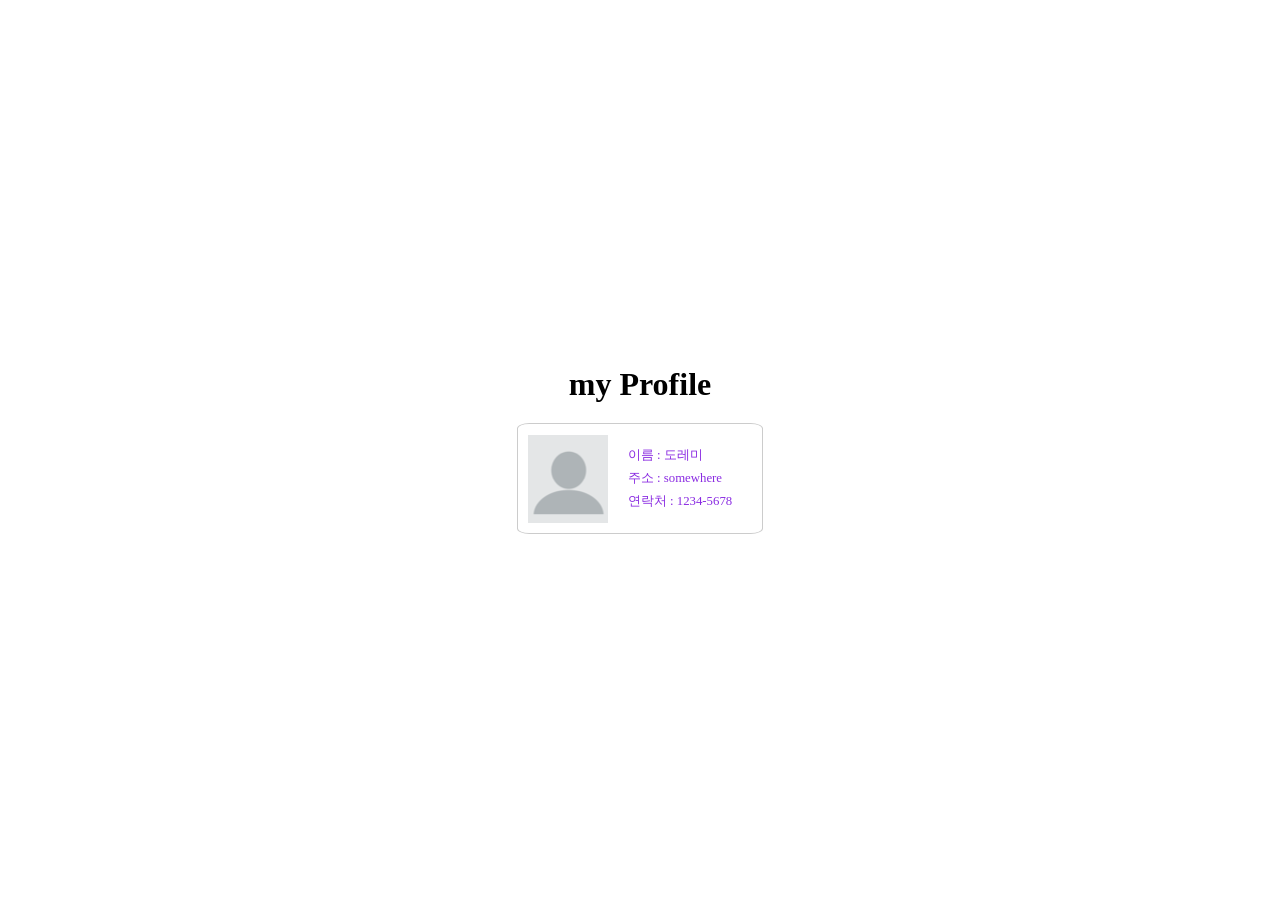
<file: index.html>
<!doctype html>
<html lang="ko">
  <head>
    <meta charset="UTF-8" />
    <meta name="viewport" content="width=device-width, initial-scale=1.0" />
    <link rel="stylesheet" href="./css/main.css" />
    <link rel="stylesheet" href="./css/style.css" />
    <!-- <link rel="stylesheet" href="./css/reset.css" /> -->
    <title>my Profile</title>
  </head>
  <body>
    <h1>my Profile</h1>
    <div id="profile">
      <img src="./images/pf.png" alt="도레미" />
      <div id="desc">
        <p class="user name">이름 : 도레미</p>
        <p class="user">주소 : somewhere</p>
        <p class="user">연락처 : 1234-5678</p>
      </div>
    </div>
    <script src="./js/index.js"></script>
  </body>
</html>
</file>
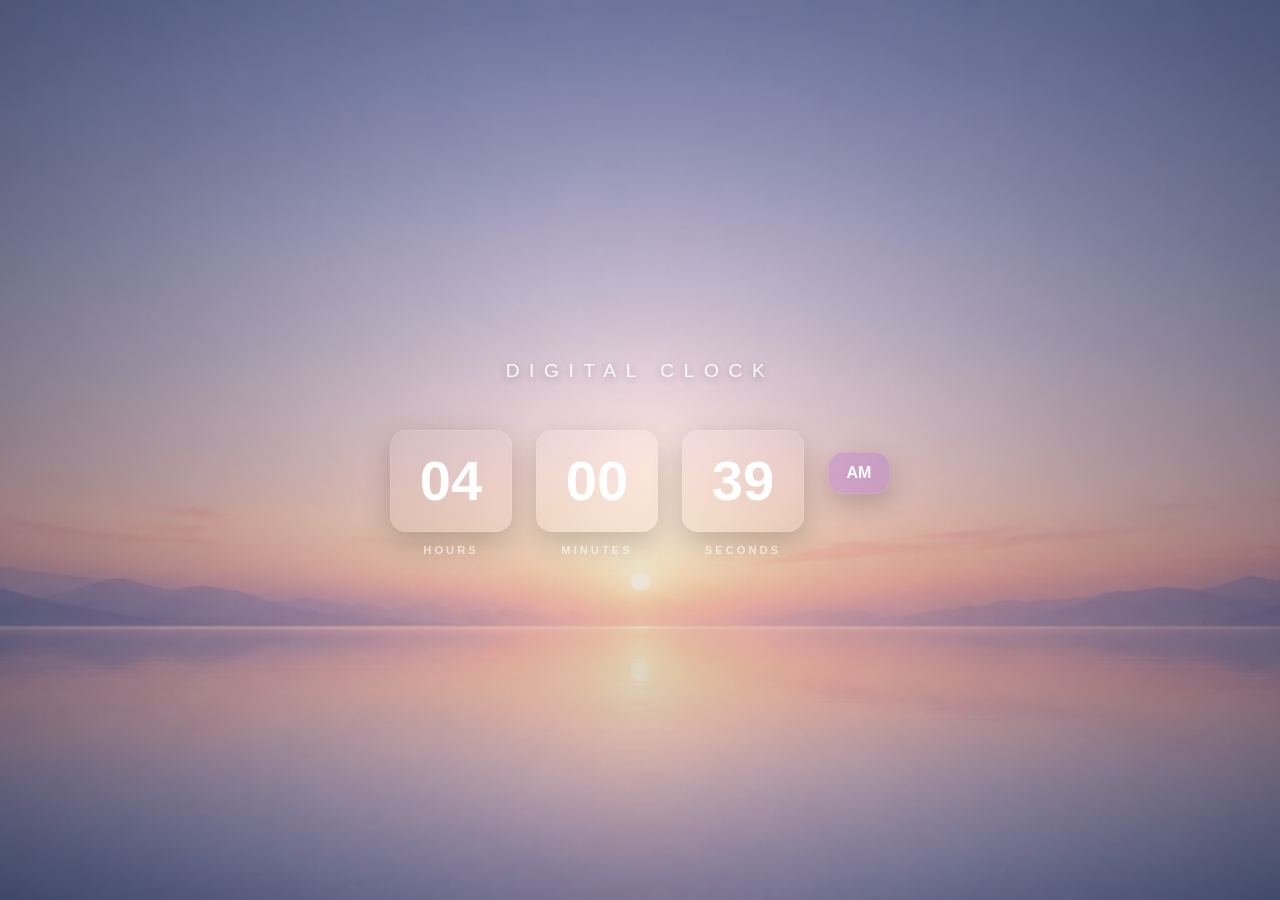
<file: index4.html>
<!doctype html>
<html lang="ko">
  <head>
    <meta charset="UTF-8" />
    <meta name="viewport" content="width=device-width, initial-scale=1.0" />
    <!-- <link rel="stylesheet" href="./css/main.css" /> -->
    <link rel="stylesheet" href="./css/style4.css" />
    <!-- <link rel="stylesheet" href="./css/reset.css" /> -->
    <title>디지털 시계</title>
  </head>

  <body>
    <h2>Digital Clock</h2>
    <div class="clock">
      <div>
        <span id="hour">00</span>
        <span class="text">Hours</span>
      </div>
      <div>
        <span id="minutes">00</span>
        <span class="text">minutes</span>
      </div>
      <div>
        <span id="seconds">00</span>
        <span class="text">seconds</span>
      </div>
      <div>
        <span id="ampm">AM</span>
      </div>
    </div>

    <script src="./js/index4.js"></script>
  </body>
</html>
</file>
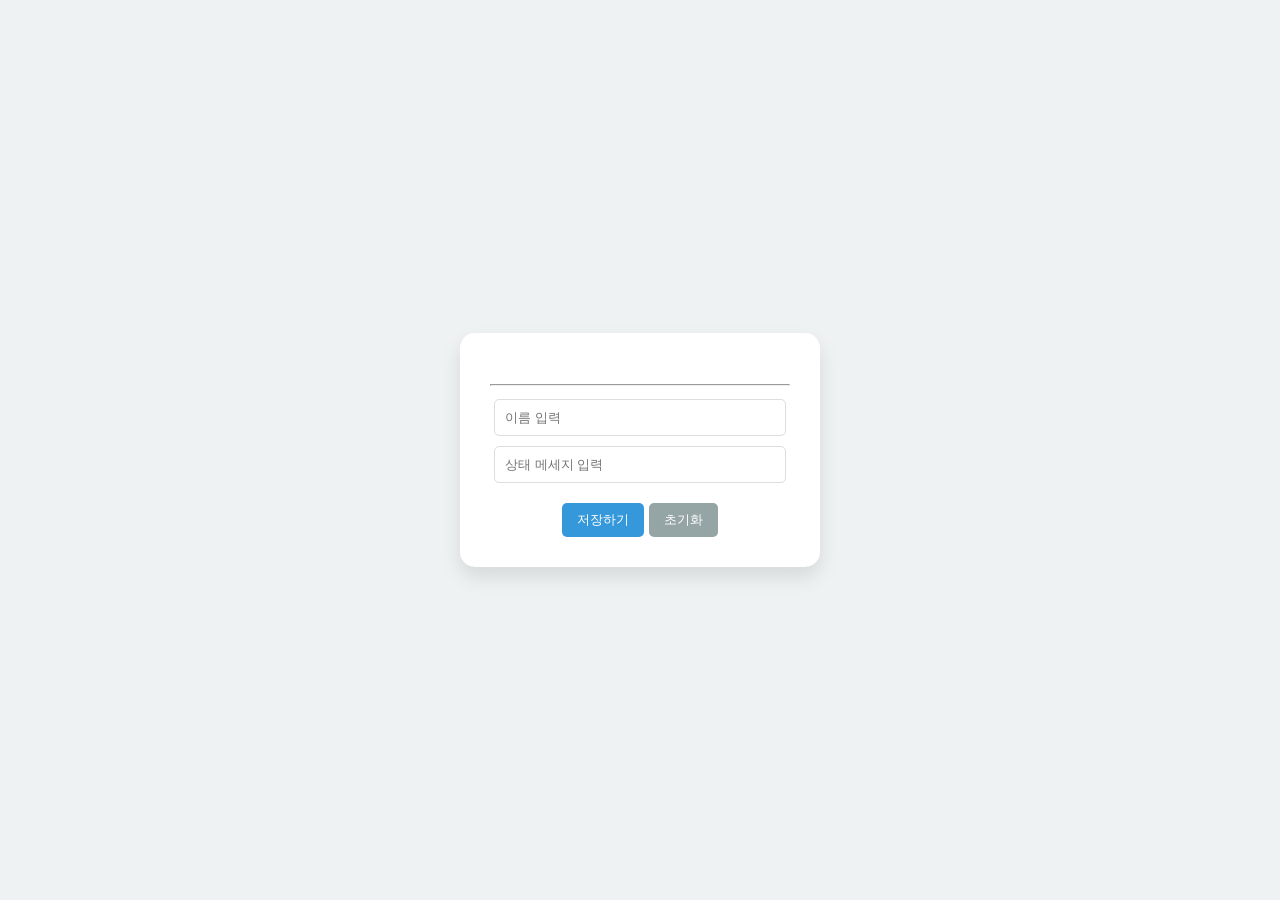
<file: index5.html>
<!doctype html>
<html lang="ko">
  <head>
    <meta charset="UTF-8" />
    <meta name="viewport" content="width=device-width, initial-scale=1.0" />
    <!-- <link rel="stylesheet" href="./css/main.css" /> -->
    <link rel="stylesheet" href="./css/style5.css" />
    <!-- <link rel="stylesheet" href="./css/reset.css" /> -->
    <title>프로필 기억하기</title>
  </head>

  <body>
    <div class="profile-card">
      <h1 id="display-name">이름 없음</h1>
      <p id="display-msg">상태 메세지를 입력하세요</p>
      <hr />
      <input type="text" id="name-input" placeholder="이름 입력" />
      <input type="text" id="msg-input" placeholder="상태 메세지 입력" />
      <div class="btn-group">
        <button id="save-btn">저장하기</button>
        <button id="clear-btn">초기화</button>
      </div>
    </div>

    <script src="./js/index5.js"></script>
  </body>
</html>
</file>
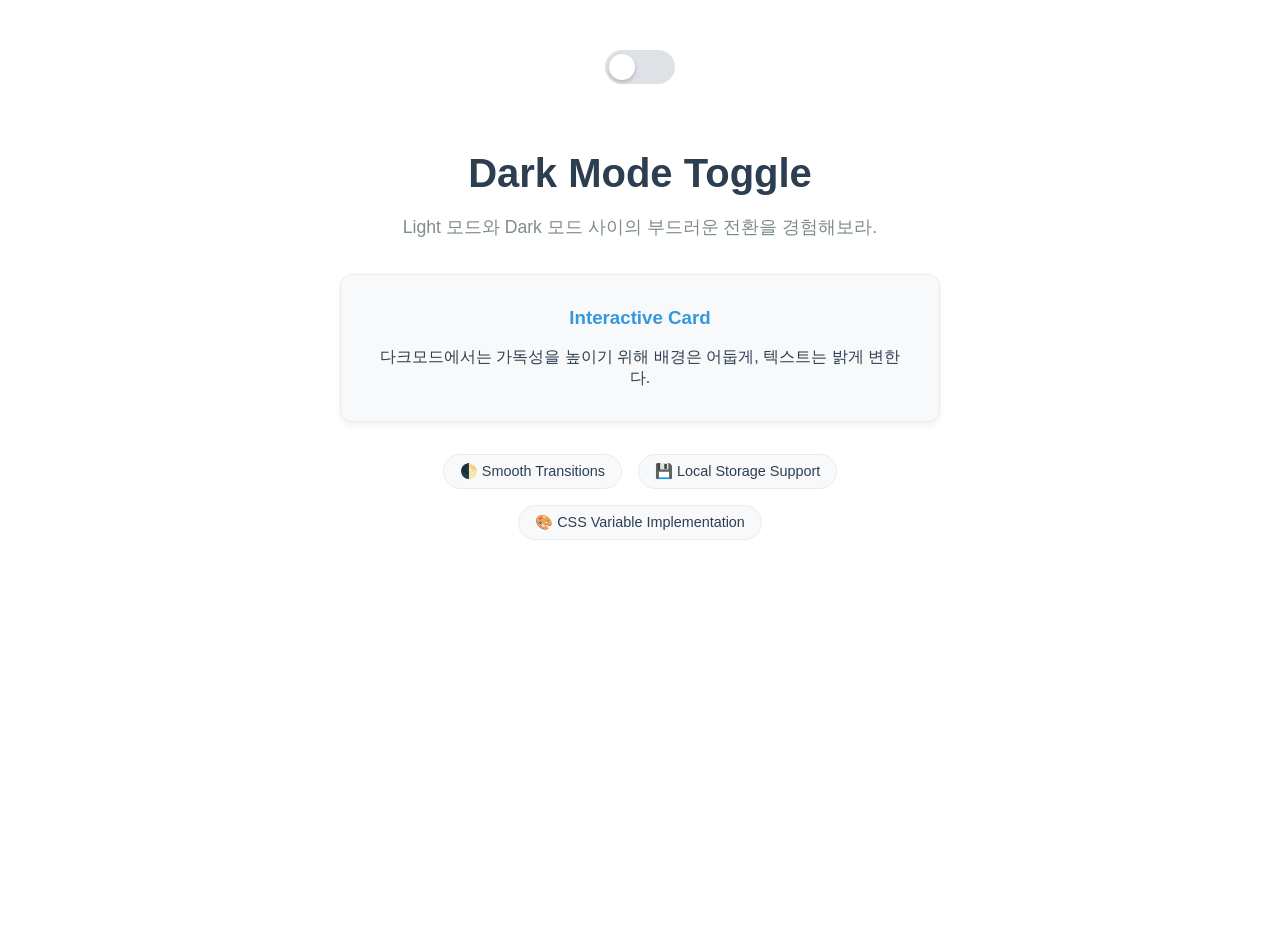
<file: index6.html>
<!doctype html>
<html lang="ko">
  <head>
    <meta charset="UTF-8" />
    <meta name="viewport" content="width=device-width, initial-scale=1.0" />
    <!-- <link rel="stylesheet" href="./css/main.css" /> -->
    <link rel="stylesheet" href="./css/style6.css" />
    <!-- <link rel="stylesheet" href="./css/reset.css" /> -->
    <title>Dark Mode Toggle</title>
  </head>

  <body>
    <!-- 1. 체크박스: 실제로 클릭되는 데이터 모델 (화면에서는 숨김) -->
    <input type="checkbox" id="dark-mode" class="input" />

    <!-- 2. 라벨: 사용자가 눈으로 보고 클릭하는 스위치 모양 -->
    <label for="dark-mode" class="label">
      <div class="circle"></div>
    </label>

    <!-- 3. 컨텐츠: 테마 변경에 따라 색이 변할 내용물 -->
    <div class="container">
      <h1>Dark Mode Toggle</h1>
      <p class="description">
        Light 모드와 Dark 모드 사이의 부드러운 전환을 경험해보라.
      </p>
      <div class="card">
        <h3>Interactive Card</h3>
        <p>
          다크모드에서는 가독성을 높이기 위해 배경은 어둡게, 텍스트는 밝게
          변한다.
        </p>
      </div>

      <div class="features">
        <div class="feature-item">🌓 Smooth Transitions</div>

        <div class="feature-item">💾 Local Storage Support</div>

        <div class="feature-item">🎨 CSS Variable Implementation</div>
      </div>
    </div>

    <!-- 4. 자바스크립트 연결: 동작을 제어한다 -->
    <script src="./js/index6.js"></script>
  </body>
</html>
</file>
<file: css/main.css>
* {
  margin: 0;
  padding: 0;
}

body {
  height: 100vh;
  display: flex;
  flex-direction: column;
  justify-content: center;
  align-items: center;
}
</file>
<file: css/style.css>
h1 {
  font-size: 2rem;
  margin-bottom: 20px;
}

.clicked {
  background-color: yellow;
}

#profile {
  display: flex;
  flex-direction: row;
  justify-content: center;
  align-items: center;
  border: 1px solid #ccc;
  border-radius: 5%;
  padding: 10px;
}

#desc {
  margin: 10px 20px;
}

p {
  font-size: 0.8rem;
  line-height: 1.8;
}

.user {
  color: blueviolet;
}

.blue-italic {
  background-color: #8ddfff;
  font-style: italic;
}
</file>
<file: css/style4.css>
body {
  margin: 0;
  padding: 0;
  font-family: 'Inter', sans-serif;
  display: flex;
  flex-direction: column;
  align-items: center;
  height: 100vh;
  justify-content: center;
  background: url('../images/ChatGPT\ Image\ 2026년\ 5월\ 4일\ 오후\ 02_43_21.png')
    /* background: url('../images/ChatGPT\ Image\ 2026년\ 5월\ 4일\ 오후\ 02_53_46.png') */
    /* background: url('../images/ChatGPT\ Image\ 2026년\ 5월\ 4일\ 오후\ 02_51_05.png') */no-repeat
    center center fixed;
  background-size: cover;
  overflow: hidden;
  color: white;
}
body::before {
  content: '';
  position: absolute;
  top: 0;
  left: 0;
  width: 100%;
  height: 100%;
  background: radial-gradient(
    circle at center,
    transparent 0%,
    rgba(0, 0, 0, 0.4) 100%
  );
  z-index: -1;
}
h2 {
  text-transform: uppercase;
  letter-spacing: 0.6rem;
  font-size: 1.2rem;
  font-weight: 400;
  margin-bottom: 3rem;
  opacity: 0.9;
  text-shadow: 0 2px 10px rgba(0, 0, 0, 0.3);
}
.clock {
  display: flex;
  gap: 1.5rem;
  align-items: center;
}
.clock div {
  display: flex;
  flex-direction: column;
  align-items: center;
  gap: 0.75rem;
}
.clock span {
  width: 120px;
  height: 100px;
  background: rgba(255, 255, 255, 0.05);
  backdrop-filter: blur(15px);
  -webkit-backdrop-filter: blur(15px);
  border: 1px solid rgba(255, 255, 255, 0.1);
  border-radius: 16px;
  color: white;
  display: flex;
  justify-content: center;
  align-items: center;
  font-size: 3.5rem;
  font-weight: 700;
  box-shadow: 0 10px 30px rgba(0, 0, 0, 0.2);
  transition: all 0.3s ease;
}
.clock span:hover {
  background: rgba(255, 255, 255, 0.1);
  transform: translateY(-5px);
  border-color: rgba(255, 255, 255, 0.2);
}
.clock .text {
  width: auto;
  height: auto;
  background: transparent;
  border: none;
  box-shadow: none;
  backdrop-filter: none;
  -webkit-backdrop-filter: none;
  font-size: 0.7rem;
  text-transform: uppercase;
  letter-spacing: 3px;
  opacity: 0.6;
  font-weight: 700;
}
.clock #ampm {
  width: 60px;
  height: 40px;
  font-size: 1rem;
  background: rgba(138, 43, 226, 0.2);
  margin-top: -2.5rem; /* Adjust to align better with numbers */
  font-weight: 900;
}
.clock #ampm:hover {
  background: rgba(138, 43, 226, 0.3);
}
</file>
<file: css/style5.css>
body {
  background-color: #eef2f3;

  display: flex;

  justify-content: center;

  align-items: center;

  height: 100vh;

  margin: 0;

  font-family: 'Malgun Gothic', sans-serif;
}

.profile-card {
  background: white;

  padding: 30px;

  border-radius: 15px;

  box-shadow: 0 10px 20px rgba(0, 0, 0, 0.1);

  text-align: center;

  width: 300px;
}

input {
  width: 90%;

  padding: 10px;

  margin: 5px 0;

  border: 1px solid #ddd;

  border-radius: 5px;
}

.btn-group {
  margin-top: 15px;
}

button {
  padding: 8px 15px;

  cursor: pointer;

  border: none;

  border-radius: 5px;
}

#save-btn {
  background-color: #3498db;
  color: white;
}

#clear-btn {
  background-color: #95a5a6;
  color: white;
}
</file>
<file: css/style6.css>
/* 1. 기본 색상 변수 설정 (Light 모드) */

:root {
  --bg-color: #ffffff;
  --text-color: #2c3e50;
  --secondary-text: #7f8c8d;
  --card-bg: #f8f9fa;
  --card-border: #e9ecef;
  --card-shadow: 0 4px 6px rgba(0, 0, 0, 0.05);
  --toggle-bg: #dee2e6;
  --circle-bg: #ffffff;
  --accent-color: #3498db;
}
body.dark {
  --bg-color: #1a1a2e;
  --text-color: #e94560;
  --secondary-text: #95a5a6;
  --card-bg: #16213e;
  --card-border: #0f3460;
  --card-shadow: 0 4px 20px rgba(0, 0, 0, 0.3);
  --toggle-bg: #0f3460;
  --circle-bg: #e94560;
  --accent-color: #e94560;
}
body {
  margin: 0;
  font-family: 'Segoe UI', Tahoma, Geneva, Verdana, sans-serif;
  background-color: var(--bg-color);
  color: var(--text-color);
  display: flex;
  flex-direction: column;
  align-items: center;
  min-height: 100vh;
  padding-top: 50px;
  transition:
    background-color 0.4s ease,
    color 0.4s ease;
}
.input {
  visibility: hidden;
  position: absolute;
}
.label {
  width: 70px;
  height: 34px;
  background-color: var(--toggle-bg);
  border-radius: 17px;
  cursor: pointer;
  position: relative;
  transition: background-color 0.4s ease;
  margin-bottom: 40px;
}
.circle {
  width: 26px;
  height: 26px;
  background-color: var(--circle-bg);
  border-radius: 50%;
  position: absolute;
  top: 4px;
  left: 4px;
  transition:
    transform 0.4s cubic-bezier(0.68, -0.55, 0.265, 1.55),
    background-color 0.4s ease;
  box-shadow: 0 2px 4px rgba(0, 0, 0, 0.2);
}
.input:checked + .label .circle {
  transform: translateX(36px);
}
.container {
  max-width: 600px;
  text-align: center;
  padding: 0 20px;
}
h1 {
  font-size: 2.5rem;
  margin-bottom: 1rem;
}
.description {
  color: var(--secondary-text);
  font-size: 1.1rem;
  line-height: 1.6;
  margin-bottom: 2rem;
}
.card {
  background-color: var(--card-bg);
  border: 1px solid var(--card-border);
  border-radius: 12px;
  padding: 2rem;
  box-shadow: var(--card-shadow);
  transition: all 0.4s ease;
  margin-bottom: 2rem;
}
.card h3 {
  margin-top: 0;
  color: var(--accent-color);
}
.card p {
  color: var(--text-color);
  margin-bottom: 0;
}
.features {
  display: flex;
  justify-content: center;
  gap: 1rem;
  flex-wrap: wrap;
}
.feature-item {
  background-color: var(--card-bg);
  padding: 0.5rem 1rem;
  border-radius: 20px;
  font-size: 0.9rem;
  border: 1px solid var(--card-border);
  transition: all 0.4s ease;
}
</file>
